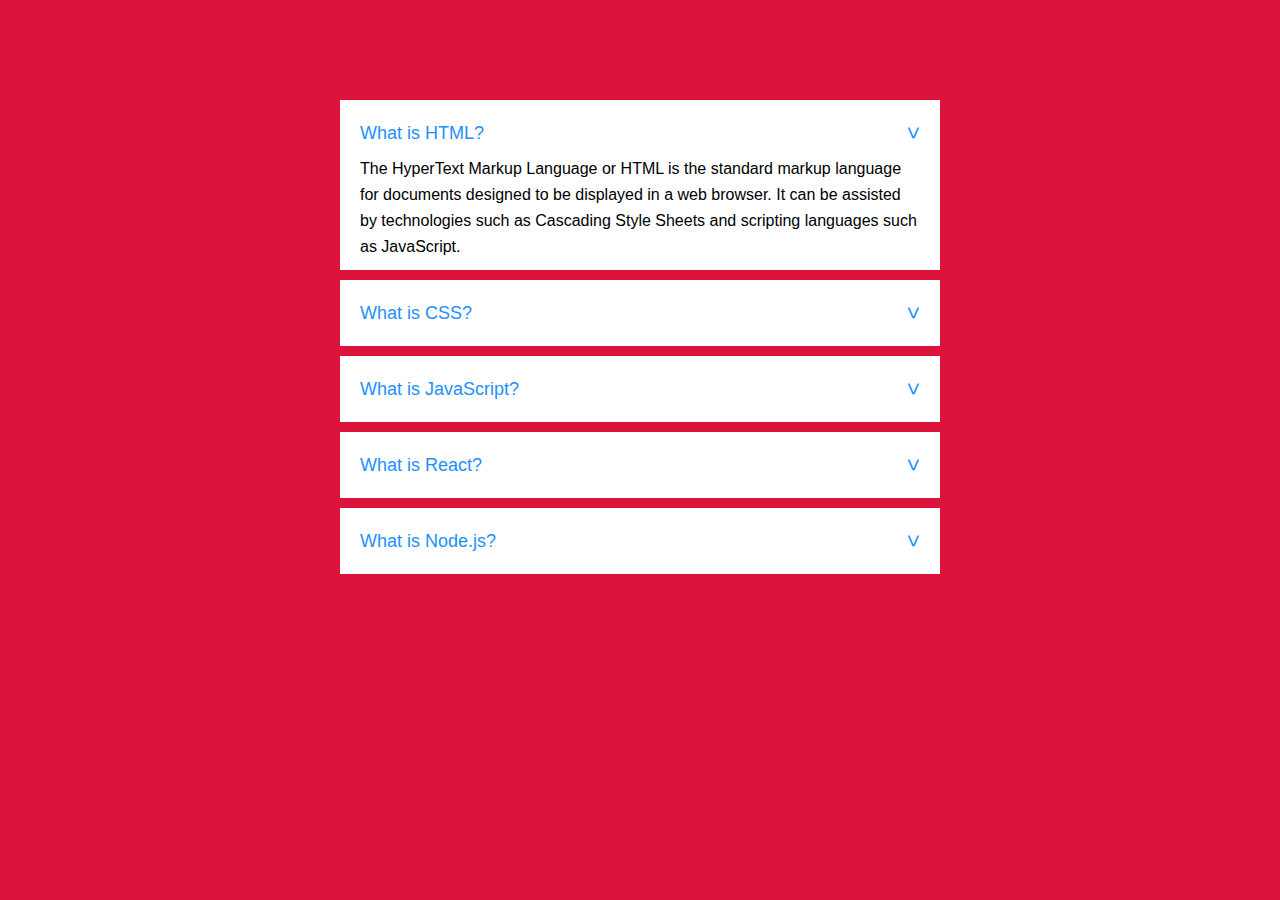
<file: accordian/index.html>
<!DOCTYPE html>
<html lang="en">
  <head>
    <meta charset="UTF-8" />
    <meta http-equiv="X-UA-Compatible" content="IE=edge" />
    <meta name="viewport" content="width=device-width, initial-scale=1.0" />
    <title>Accordion</title>
    <link rel="stylesheet" href="style.css" />
  </head>
  <body>
    <ul id="accordion">
      <li>
        <label for="first">What is HTML? <span>&#x3e;</span></label>
        <input type="radio" name="accordion" id="first" checked />
        <div class="content">
          <p>
            The HyperText Markup Language or HTML is the standard markup
            language for documents designed to be displayed in a web browser. It
            can be assisted by technologies such as Cascading Style Sheets and
            scripting languages such as JavaScript.
          </p>
        </div>
      </li>
      <li>
        <label for="second">What is CSS? <span>&#x3e;</span></label>
        <input type="radio" name="accordion" id="second" />
        <div class="content">
          <p>
            Cascading Style Sheets is a style sheet language used for describing
            the presentation of a document written in a markup language such as
            HTML. CSS is a cornerstone technology of the World Wide Web,
            alongside HTML and JavaScript.
          </p>
        </div>
      </li>
      <li>
        <label for="third">What is JavaScript? <span>&#x3e;</span></label>
        <input type="radio" name="accordion" id="third" />
        <div class="content">
          <p>
            JavaScript, often abbreviated JS, is a programming language that is
            one of the core technologies of the World Wide Web, alongside HTML
            and CSS. Over 97% of websites use JavaScript on the client side for
            web page behavior, often incorporating third-party libraries.
          </p>
        </div>
      </li>
      <li>
        <label for="fourth">What is React? <span>&#x3e;</span></label>
        <input type="radio" name="accordion" id="fourth" />
        <div class="content">
          <p>
            React is a free and open-source front-end JavaScript library for
            building user interfaces based on UI components. It is maintained by
            Meta and a community of individual developers and companies.
          </p>
        </div>
      </li>
      <li>
        <label for="fifth">What is Node.js? <span>&#x3e;</span></label>
        <input type="radio" name="accordion" id="fifth" />
        <div class="content">
          <p>
            Node.js is an open-source, cross-platform, back-end JavaScript
            runtime environment that runs on the V8 engine and executes
            JavaScript code outside a web browser
          </p>
        </div>
      </li>
    </ul>
  </body>
</html>
</file>
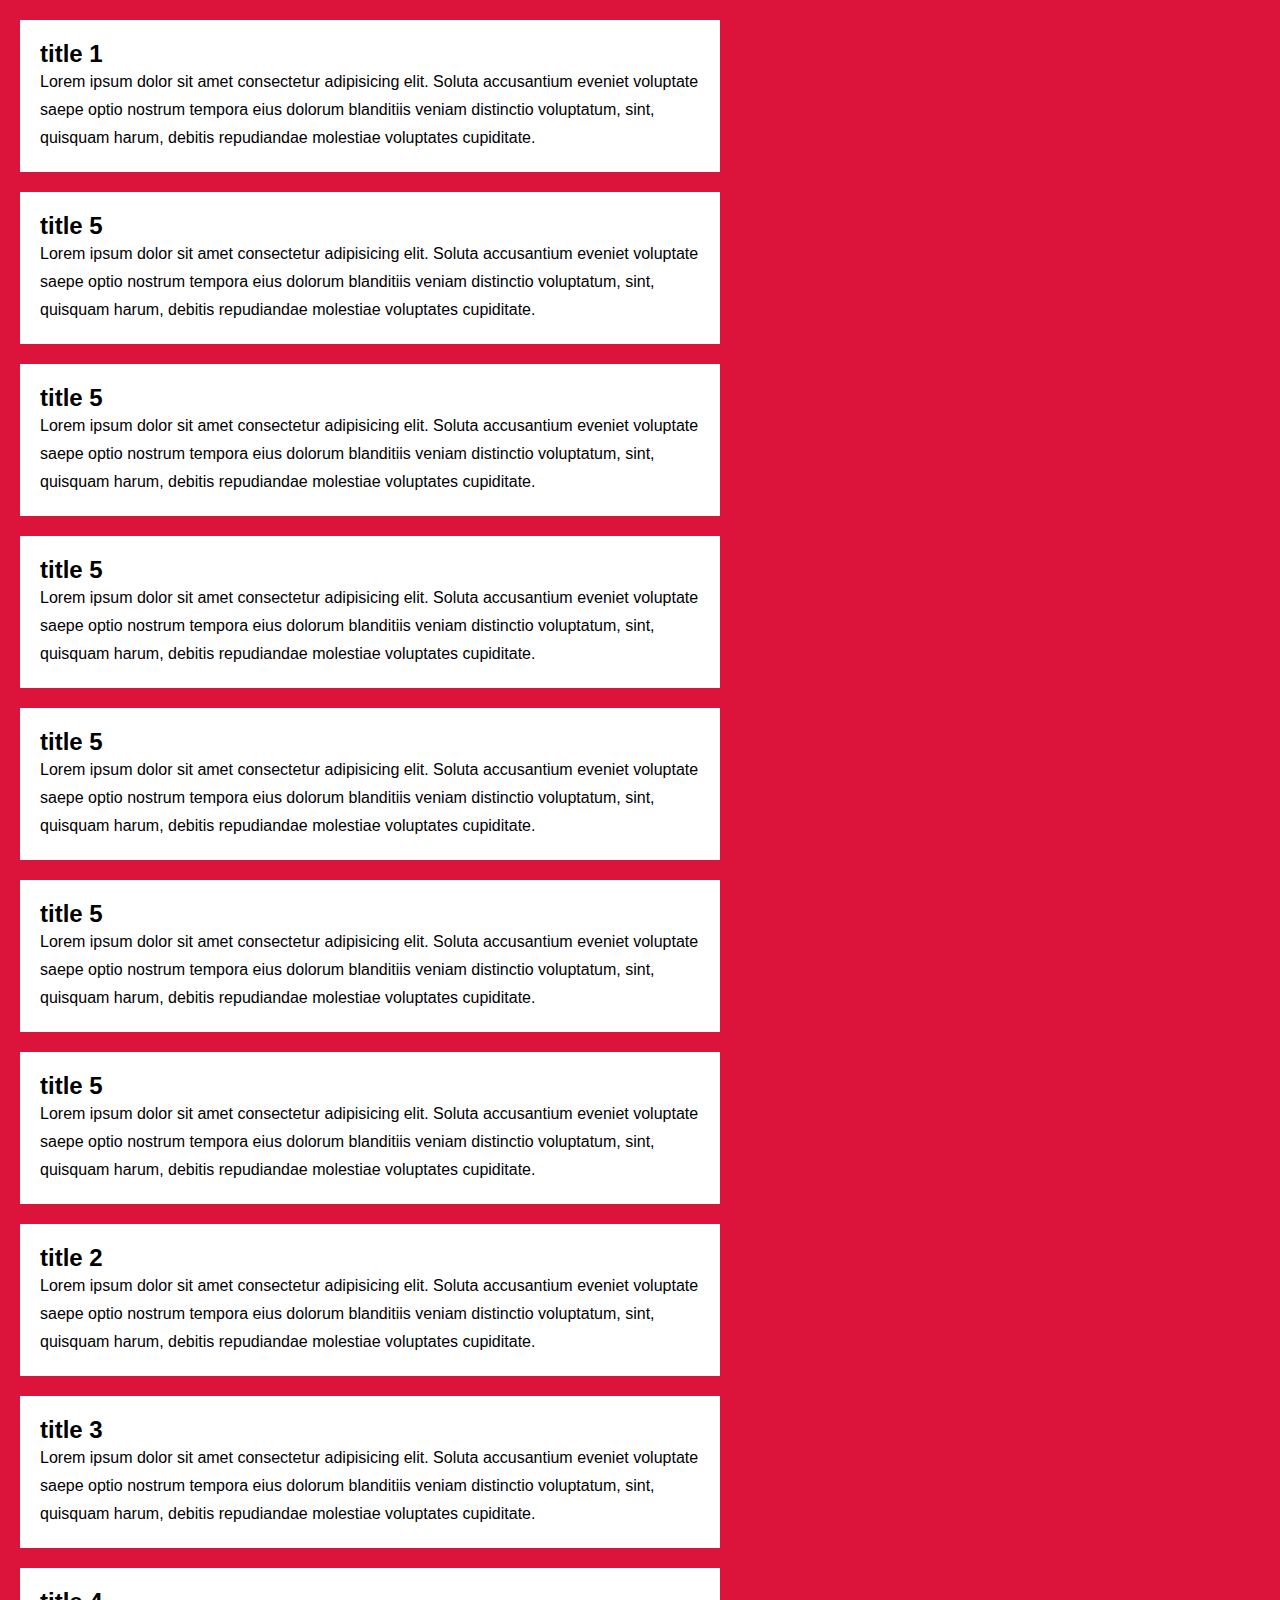
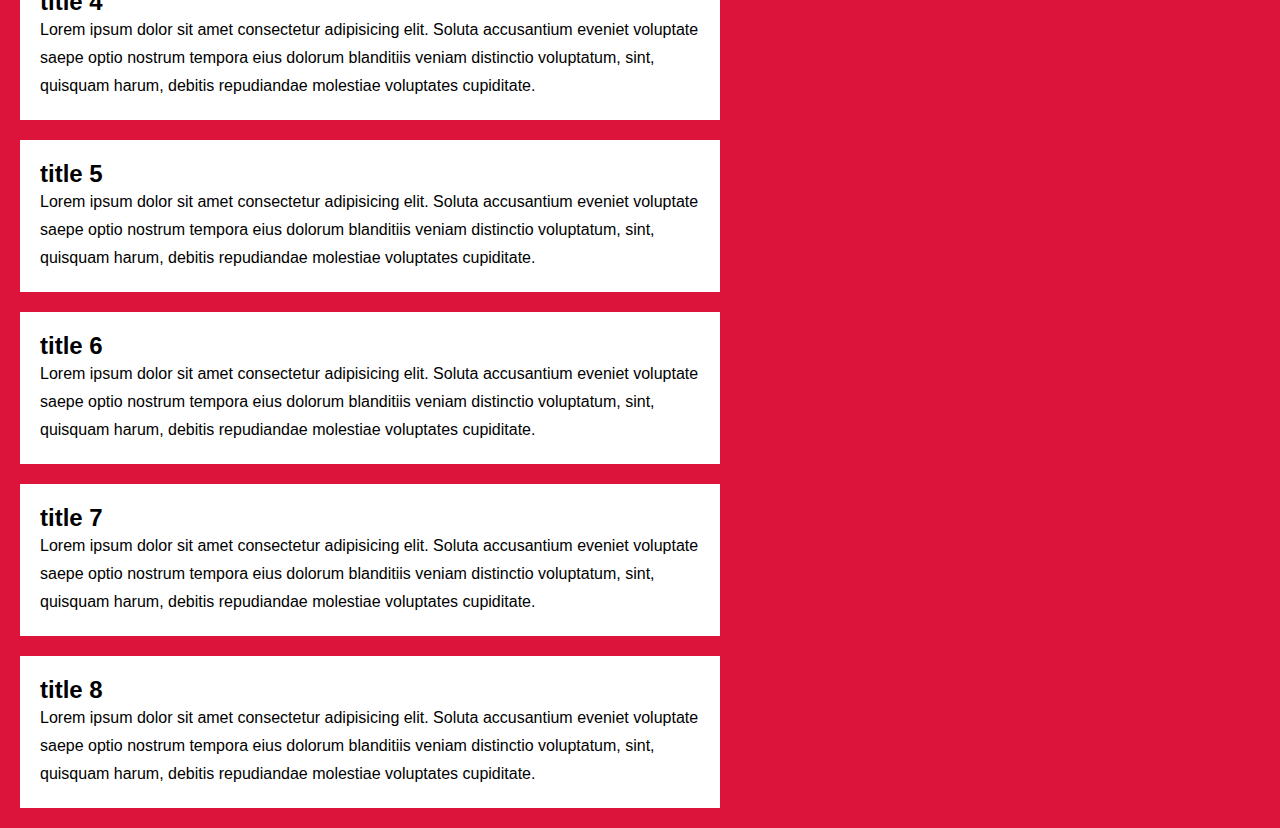
<file: custom scroll bar/index.html>
<!DOCTYPE html>
<html lang="en">
<head>
    <meta charset="UTF-8">
    <meta name="viewport" content="width=device-width, initial-scale=1.0">
    <title>Scroll</title>
    <link rel="stylesheet" href="style.css">
</head>
<body>
    <sectiom>
        <div class="card">
            <h2 class="card-title">title 1</h2>
            <p>Lorem ipsum dolor sit amet consectetur adipisicing elit. Soluta accusantium eveniet voluptate saepe optio nostrum tempora eius dolorum blanditiis veniam distinctio voluptatum, sint, quisquam harum, debitis repudiandae molestiae voluptates cupiditate.</p>
        </div><div class="card">
              <h2 class="card-title">title 5</h2>
            <p>Lorem ipsum dolor sit amet consectetur adipisicing elit. Soluta accusantium eveniet voluptate saepe optio nostrum tempora eius dolorum blanditiis veniam distinctio voluptatum, sint, quisquam harum, debitis repudiandae molestiae voluptates cupiditate.</p>
        </div><div class="card">
              <h2 class="card-title">title 5</h2>
            <p>Lorem ipsum dolor sit amet consectetur adipisicing elit. Soluta accusantium eveniet voluptate saepe optio nostrum tempora eius dolorum blanditiis veniam distinctio voluptatum, sint, quisquam harum, debitis repudiandae molestiae voluptates cupiditate.</p>
        </div><div class="card">
              <h2 class="card-title">title 5</h2>
            <p>Lorem ipsum dolor sit amet consectetur adipisicing elit. Soluta accusantium eveniet voluptate saepe optio nostrum tempora eius dolorum blanditiis veniam distinctio voluptatum, sint, quisquam harum, debitis repudiandae molestiae voluptates cupiditate.</p>
        </div><div class="card">
              <h2 class="card-title">title 5</h2>
            <p>Lorem ipsum dolor sit amet consectetur adipisicing elit. Soluta accusantium eveniet voluptate saepe optio nostrum tempora eius dolorum blanditiis veniam distinctio voluptatum, sint, quisquam harum, debitis repudiandae molestiae voluptates cupiditate.</p>
        </div><div class="card">
              <h2 class="card-title">title 5</h2>
            <p>Lorem ipsum dolor sit amet consectetur adipisicing elit. Soluta accusantium eveniet voluptate saepe optio nostrum tempora eius dolorum blanditiis veniam distinctio voluptatum, sint, quisquam harum, debitis repudiandae molestiae voluptates cupiditate.</p>
        </div><div class="card">
              <h2 class="card-title">title 5</h2>
            <p>Lorem ipsum dolor sit amet consectetur adipisicing elit. Soluta accusantium eveniet voluptate saepe optio nostrum tempora eius dolorum blanditiis veniam distinctio voluptatum, sint, quisquam harum, debitis repudiandae molestiae voluptates cupiditate.</p>
        </div>
        <div class="card">
              <h2 class="card-title">title 2</h2>
            <p>Lorem ipsum dolor sit amet consectetur adipisicing elit. Soluta accusantium eveniet voluptate saepe optio nostrum tempora eius dolorum blanditiis veniam distinctio voluptatum, sint, quisquam harum, debitis repudiandae molestiae voluptates cupiditate.</p>
        </div>
        <div class="card">
              <h2 class="card-title">title 3</h2>
            <p>Lorem ipsum dolor sit amet consectetur adipisicing elit. Soluta accusantium eveniet voluptate saepe optio nostrum tempora eius dolorum blanditiis veniam distinctio voluptatum, sint, quisquam harum, debitis repudiandae molestiae voluptates cupiditate.</p>
        </div>
        <div class="card">
              <h2 class="card-title">title 4</h2>
            <p>Lorem ipsum dolor sit amet consectetur adipisicing elit. Soluta accusantium eveniet voluptate saepe optio nostrum tempora eius dolorum blanditiis veniam distinctio voluptatum, sint, quisquam harum, debitis repudiandae molestiae voluptates cupiditate.</p>
        </div>
        <div class="card">
              <h2 class="card-title">title 5</h2>
            <p>Lorem ipsum dolor sit amet consectetur adipisicing elit. Soluta accusantium eveniet voluptate saepe optio nostrum tempora eius dolorum blanditiis veniam distinctio voluptatum, sint, quisquam harum, debitis repudiandae molestiae voluptates cupiditate.</p>
        </div><div class="card">
              <h2 class="card-title">title 6</h2>
            <p>Lorem ipsum dolor sit amet consectetur adipisicing elit. Soluta accusantium eveniet voluptate saepe optio nostrum tempora eius dolorum blanditiis veniam distinctio voluptatum, sint, quisquam harum, debitis repudiandae molestiae voluptates cupiditate.</p>
        </div><div class="card">
              <h2 class="card-title">title 7</h2>
            <p>Lorem ipsum dolor sit amet consectetur adipisicing elit. Soluta accusantium eveniet voluptate saepe optio nostrum tempora eius dolorum blanditiis veniam distinctio voluptatum, sint, quisquam harum, debitis repudiandae molestiae voluptates cupiditate.</p>
        </div><div class="card">
              <h2 class="card-title">title 8</h2>
            <p>Lorem ipsum dolor sit amet consectetur adipisicing elit. Soluta accusantium eveniet voluptate saepe optio nostrum tempora eius dolorum blanditiis veniam distinctio voluptatum, sint, quisquam harum, debitis repudiandae molestiae voluptates cupiditate.</p>
        </div>
    </sectiom>
</body>
</html>
</file>
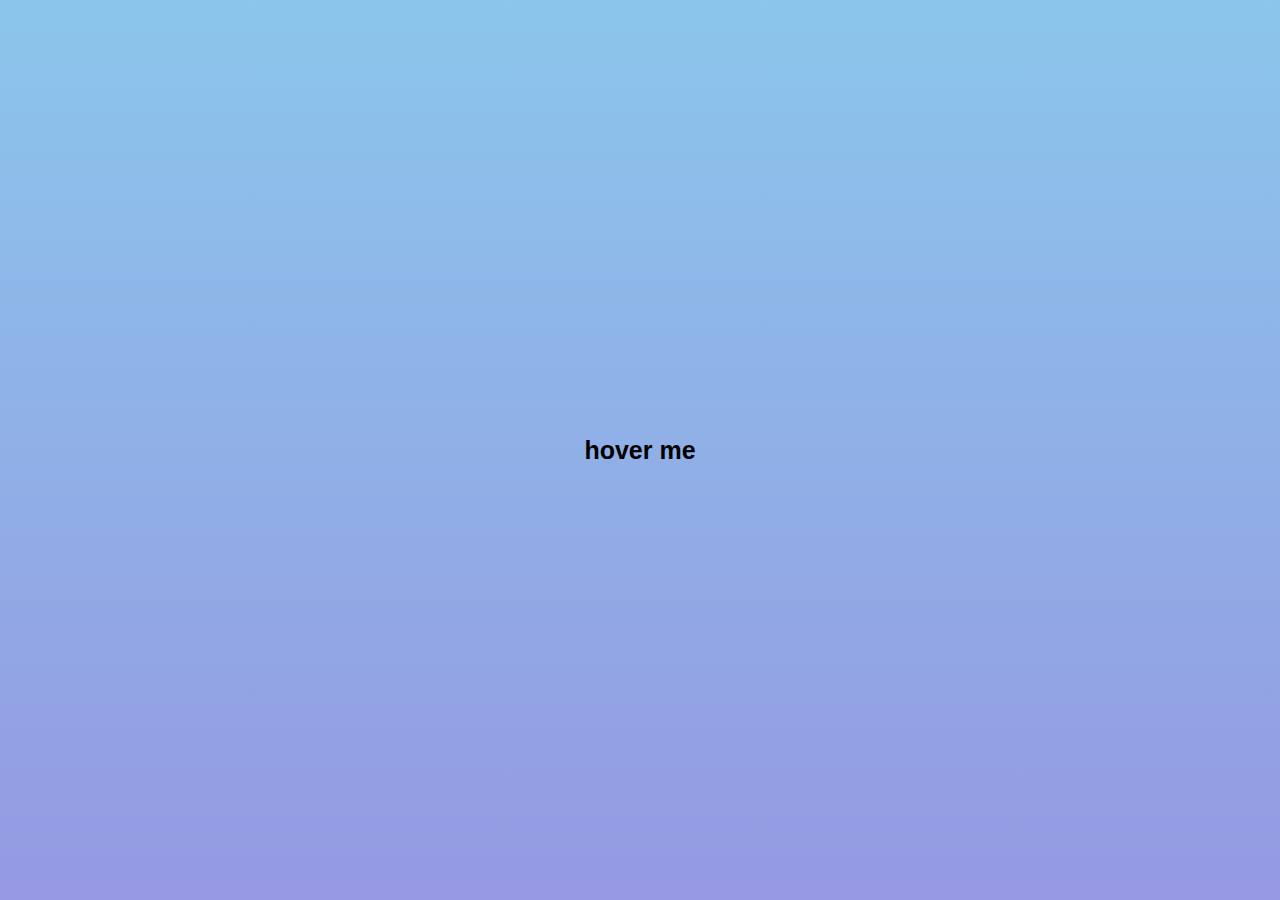
<file: tooltip/index.html>
<!DOCTYPE html>
<html lang="en">
<head>
    <meta charset="UTF-8">
    <meta name="viewport" content="width=device-width, initial-scale=1.0">
    <title>TOOLTIP</title>
    <link rel="stylesheet" href="style.css">
</head>
<body>
    <div id="container">
        <span id="tooltip-content">tooltip text</span>
        <span>hover me </span>
    </div>
</body>
</html>
</file>
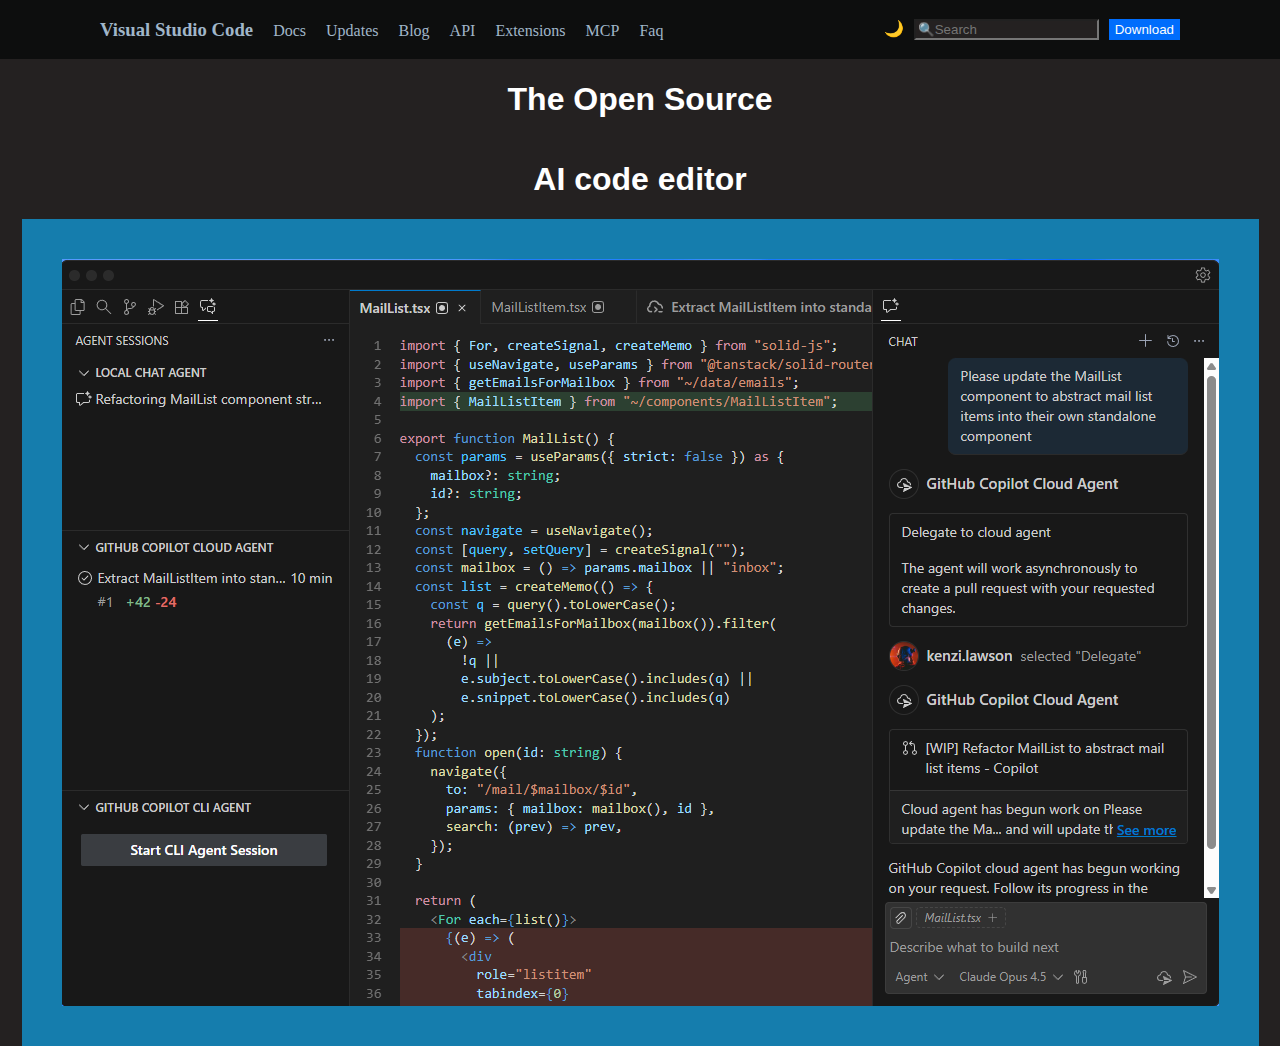
<file: vs code loading page/index.html>
<!DOCTYPE html>
<html lang="en">
<head>
    <meta charset="UTF-8">
    <meta name="viewport" content="width=device-width, initial-scale=1.0">
    <title>Vs Code Landing Page</title>
    <link rel="stylesheet" href="style.css">
</head>
<body>
<div class="nav">
<div class="left-nav">
<h3>   Visual Studio Code</h3>
 <a>Docs</a>
 <a>Updates</a>
 <a>Blog</a>
 <a>API</a>
 <a>Extensions</a>
 <a>MCP</a>
 <a>Faq</a>
</div>

<div class="right-nav">
 <a>🌙</a>
<input class="search" type="text"   placeholder="🔍Search"> 
<button class="Download">Download</button>
</div>
</div>


<div class="header">
    <div class="head">
        <h1>The Open Source</h1>
        <h1>AI code editor</h1>
    </div>
    <img class="img" src="hero image.png" >
</div>


</body>
</html>
</file>
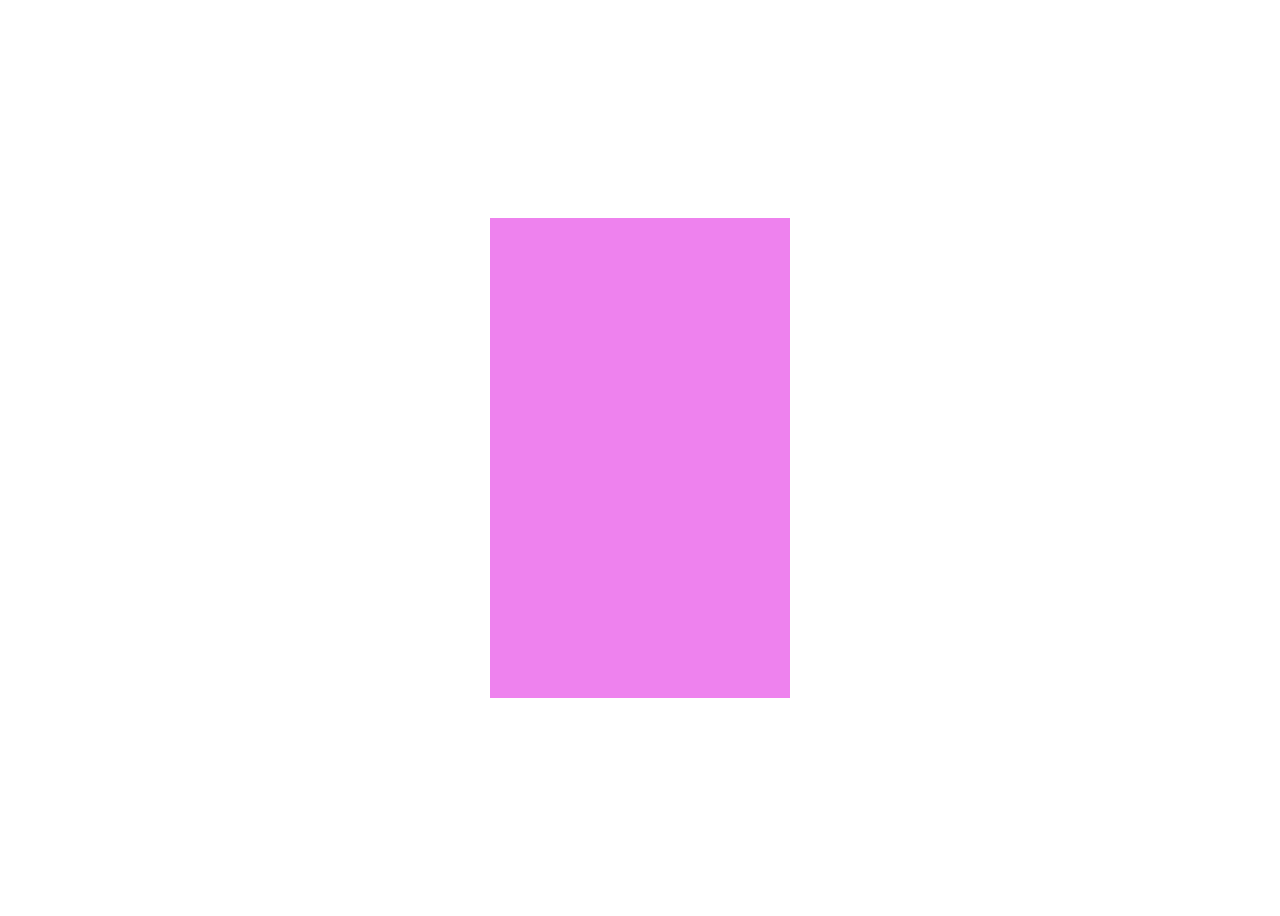
<file: creative cards/card1/index.html>
<!DOCTYPE html>
<html lang="en">
<head>
    <meta charset="UTF-8">
    <meta name="viewport" content="width=device-width, initial-scale=1.0">
    <title>CARD</title>
    <link rel="stylesheet" href="style.css">
</head>
<body>
    <section class="card-container">
        <article class="content">
            <h1>title</h1>
            <p>Lorem, ipsum dolor sit amet consectetur adipisicing elit. Sequi suscipit repellendus quasi voluptates exercitationem numquam vel tempora cum fugit quidem itaque aliquam, enim molestias incidunt dolorum eius saepe ex non?
                


            </p>

            <a href="">Read more </a>
        </article>
    </section>
</body>
</html>
</file>
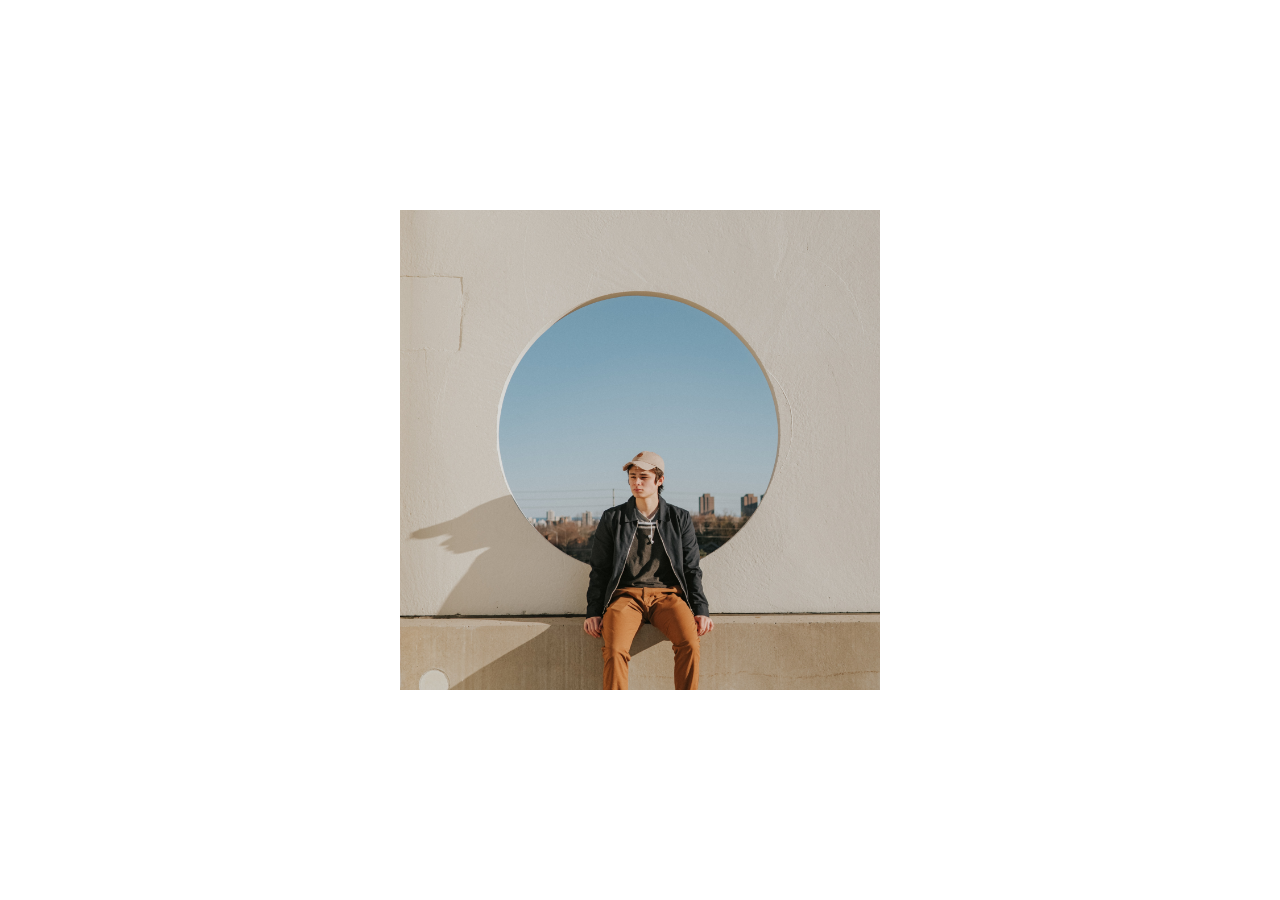
<file: creative image/effect1/index.html>
<!DOCTYPE html>
<html lang="en">
<head>
    <meta charset="UTF-8">
    <meta name="viewport" content="width=device-width, initial-scale=1.0">
    <title>Effect 1</title>
    <link rel="stylesheet" href="style.css">
</head>
<body>
    <section class="container">
        <img src="rayul-_M6gy9oHgII-unsplash.jpg">
        <article class="content">
            <h1>Welcome To The Real World</h1>
            <h2>Here Is Content</h2>
        </article>
    </section>
</body>
</html>
</file>
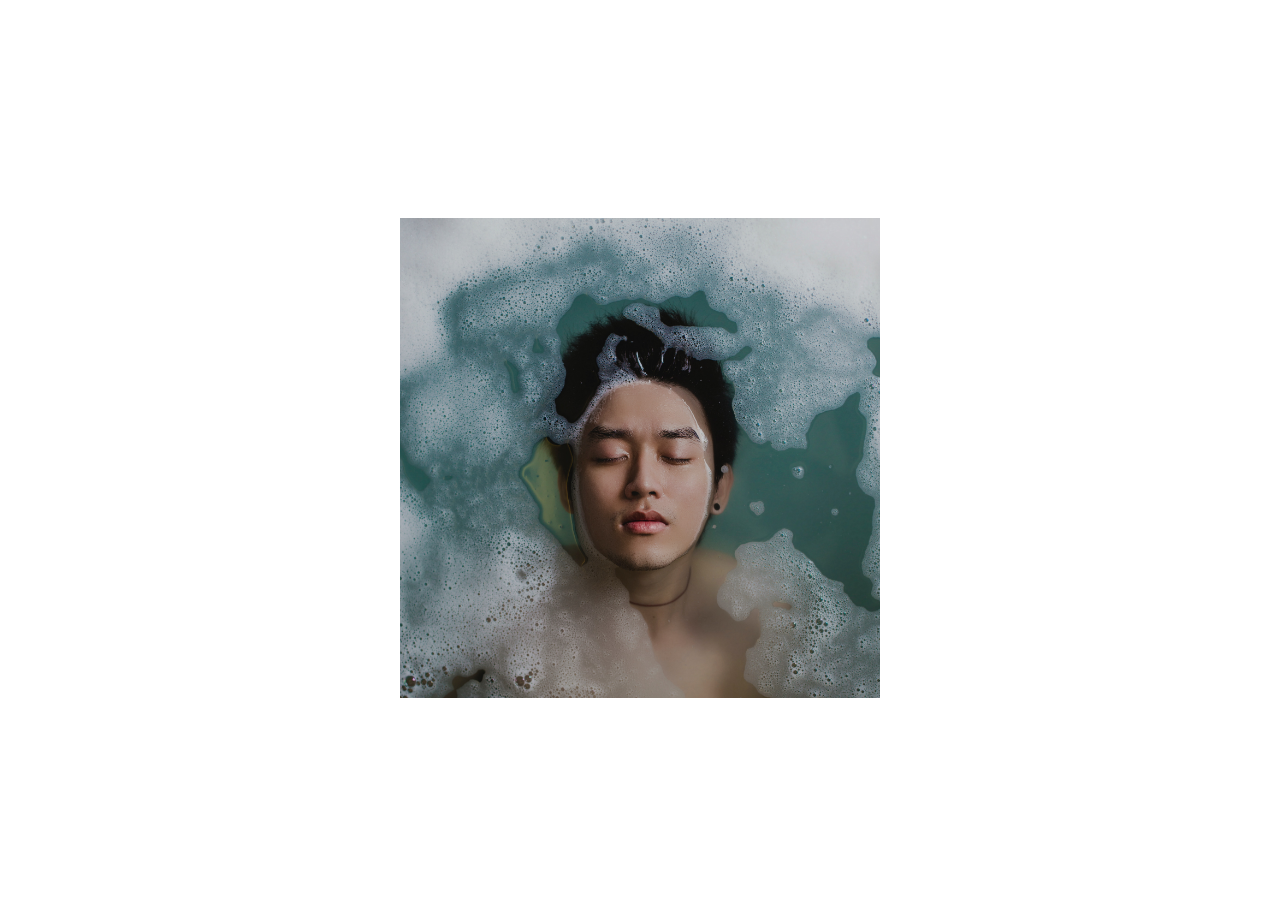
<file: creative image/effect2/index.html>
<!DOCTYPE html>
<html lang="en">
<head>
    <meta charset="UTF-8">
    <meta name="viewport" content="width=device-width, initial-scale=1.0">
    <title>Effect 2</title>
    <link rel="stylesheet" href="style.css">

</head>
<body>
    <section class="container">
        <img src="hisu-lee-2qvxIr_DXGo-unsplash.jpg">
        <article class="content">
            <h1>CARD TITLE</h1>
            <h2>CONTENT HERE</h2>
        </article>
    </section>
</body>
</html>
</file>
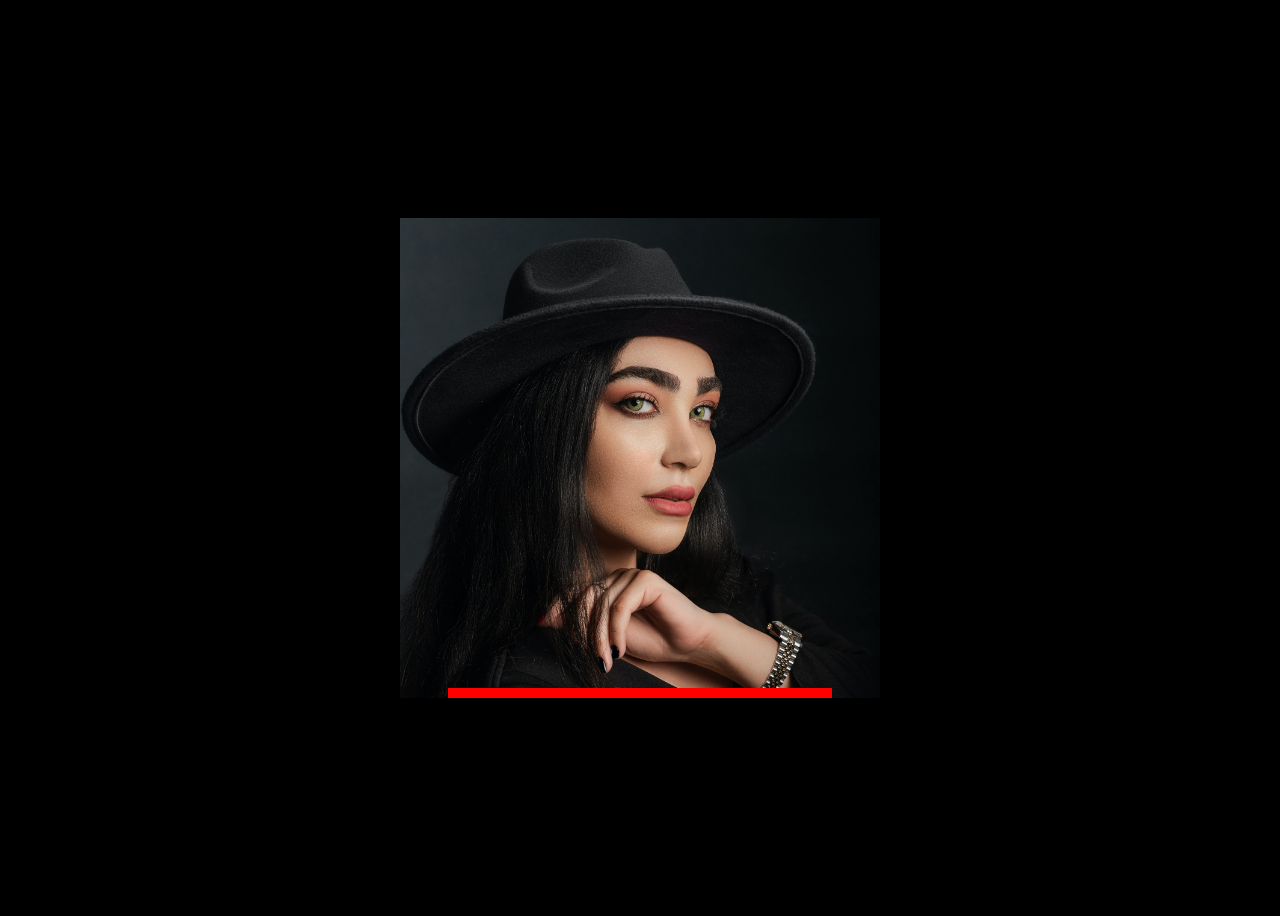
<file: creative image/effect3/index.html>
<!DOCTYPE html>
<html lang="en">
<head>
    <meta charset="UTF-8">
    <meta name="viewport" content="width=device-width, initial-scale=1.0">
    <title>EFFECT #</title>

    <link rel="stylesheet" href="style.css">
</head>
<body>
    <section class="card">
       <div>
        <img src="milad-shams-AxqT51VT8mw-unsplash.jpg" >
       </div>

        <section class="content">
        <h3>CARD TITLE </h3>
        <p>Lorem ipsum, dolor sit amet consectetur adipisicing elit. Deserunt quisquam exercitationem esse, sint aperiam possimus neque distinctio odio? Laboriosam maxime tempore explicabo placeat facilis veniam sequi sapiente officiis doloribus cumque?</p>

        <a href="">Learn more </a>
    </section>  
    </section>
     
</body>
</html>
</file>
<file: accordian/style.css>
* {
  padding: 0;
  margin: 0;
  box-sizing: border-box;
}

body {
  background: crimson;
  font-family: sans-serif;
}

#accordion {
  margin: 100px auto;
  width: 600px;
}

#accordion li {
  list-style: none;
  width: 100%;
  margin-bottom: 10px;
  background: #fff;
  padding: 10px;
}

#accordion li label {
  padding: 10px;
  display: flex;
  justify-content: space-between;
  align-items: center;
  font-size: 18px;
  font-weight: 500;
  color: dodgerblue;
  cursor: pointer;
}

#accordion li label span {
  transform: rotate(90deg);
  font-size: 22px;
  color: dodgerblue;
}

#accordion label + input[type="radio"] {
  display: none;
}

#accordion .content {
  padding: 0 10px;
  line-height: 26px;
  max-height: 0;
  overflow: hidden;
  transition: max-height 0.5s;
}

#accordion label + input[type="radio"]:checked + .content {
  max-height: 400px;
}
</file>
<file: custom scroll bar/style.css>
*{
    padding: 0;
    margin: 0;
    box-sizing: border-box;
    font-family: sans-serif;
}

body{
    background: crimson;

}


.card{
    width: 700px;
    background: white;
    padding: 20px;
    margin: 20px;
    font-family: sans-serif;
    line-height:28px;
}


/* scrollbar */

::-webkit-scrollbar{
    background-color: yellow;
    width: 20px;

}

::-webkit-scrollbar-thumb{
    background-color: green;
    border-radius: 100px;
}
</file>
<file: tooltip/style.css>
* {
  padding: 0;
  margin: 0;
  box-sizing: border-box;
}

body {
  width: 100%;
  height: 100vh;
  display: flex;
  justify-content: center;
  align-items: center;
  background: linear-gradient(#8bc6ec, #9599e2);
  font-family: sans-serif;
}

#container {
  position: relative;
  padding: 7px;
  font-size: 25px;
  font-weight: bold;
  cursor: pointer;
}

#tooltip-content {
  position: absolute;
  left: 50%;
  top: 0;
  transform: translateX(-50%);
  background: #000;
  color: #fff;
  white-space: nowrap;
  padding: 10px 15px;
  border-radius: 7px;
  visibility: hidden;
  opacity: 0;
  transition: opacity 0.5s ease;
}

#tooltip-content::before {
  content: "";
  position: absolute;
  left: 50%;
  top: 100%;
  transform: translateX(-50%);
  border: 15px solid;
  border-color: #000 #0000 #0000 #0000;
}

#container:hover #tooltip-content {
  top: -130%;
  visibility: visible;
  opacity: 1;
}
</file>
<file: vs code loading page/style.css>
body{
  padding: 0;
  margin: 0;
  background: rgb(36, 33, 33);

}
.nav{
    display: flex;
    align-items: center;
    margin: auto;
    padding-left: 100px;
    padding-right: 100px;
    background-color: rgb(13, 14, 14);
}
.left-nav{
    color: rgb(160, 182, 201);
    display: flex;
    gap: 20px;
    justify-content: center;
    align-items: baseline;  
}




.right-nav{
    color: rgb(97, 121, 143);
    display: flex;
    margin-left: auto;
    gap: 10px;
}

.Download{
   color:rgb(252, 253, 253);
    background-color: rgb(0, 109, 252);
    border: none;
}
.search{
   background: rgb(36, 33, 33);

}

.header{
    display: flex;
    flex-direction: column;
    justify-content: center;
    align-items: center;

}
.head{
    display: flex;
    flex-direction: column;
    justify-content: center;
    align-items: center;
    color: white;
    font-family: sans-serif;
}

.img{
    border: 40px;
    border-style: solid;
    border-color: rgb(21, 125, 173);
}
</file>
<file: creative cards/card1/style.css>
body{
    display: flex;
    justify-content: center;
    align-items: center;
    height: 100vh;
    font-family: sans-serif;
    color: black;
}

.card-container{
    position: relative;
    width: 300px;
    height: 30rem;
    background: white;
    overflow: hidden;
}

.card-container:before{
    content: "";
    position: absolute;
    left: 0;
    bottom: 0;
    height: 100%;
    width: 100%;
    background-color: violet;
    transition: 1s;
    z-index: 1;
}

.card-container:hover::before{
 bottom: 0;
}
</file>
<file: creative image/effect1/style.css>
*{
    padding: 0;
    margin: 0;
}

body{
    display: flex;
    height: 100vh;
    justify-content: center;
    align-items: center;
    font-family: sans-serif;
    
}

.container{
    width: 30rem;
    height: 30rem;
    position: relative;
    overflow: hidden;
}

.container img{
    width: 100%;
    transition: all 1s;
}

.content{
    position: absolute;
    top: 0;
    left: 0;
    width: 100%;
    height: 100%;

    display: flex;
    flex-direction: column;
    justify-content: center;
    align-items: center;
    color: white;
    transition: all 1s;
    background: black ;
    transform: translateX(-100%);

}

.container:hover .content{
    transform: translateX(0);
}

.container:hover .img{
    transform: translate(100%);
}
</file>
<file: creative image/effect2/style.css>
body{
    height: 100vh;
    display: flex;
    justify-content: center;
    align-items: center;
    font-family: sans-serif;
}

.container{
    width: 30rem;
    height: 30rem;
    position: relative;
    overflow: hidden;

}

.container img{
    width: 100%;
    transition: all 1s;
}

.content{
    position: absolute;
    width: 100%;
    height: 25%;
    left: 0;
    bottom: 0;
    display: flex;
    flex-direction: column;
    align-items: center;
    justify-content: center;
    color: white;
    background: black;
        transition: all 1s;
    transform: translateY(100%);
}

.container:hover .content{
    transform: translateY(0);
}

.container:hover img{
    transform: translateY(-30%);
}
</file>
<file: creative image/effect3/style.css>
body{
    background: black;
    height: 100vh;
    display: flex;
    justify-content: center;
    align-items: center;
    font-family: sans-serif;
}

.card{
    width: 30rem;
    height: 30rem;
    background-color: black;
    box-shadow: black;
    position: relative;
    overflow: hidden;

}

.content{
    position: absolute;
    height: 10px;
    width: 80%;
    bottom: 0px;
    left: 10%;
    background: red;
    display: flex;
    flex-direction: column;
    justify-content: center;
    align-items: center;
    overflow: hidden;
    text-align: center;
    transition: 1s;
}

h3{
    font-size: 30px;
    text-transform: uppercase;
    color: white;
    margin: 25px;
}


p{
    width: 80%;
    margin: 10% auto;
    font-size: 18px;
    transition: 1s;
    opacity: 0;
    
}
img{
    width: 100%;
    height: 100%;
    transition: 1s;
    object-fit: cover;
    transition: 1s;
    position: absolute;
}

a{
    text-decoration: none;
    background-color: black;
    padding: 10px 15px;
    margin-top: 15px;
    display:inline-block;
    transition: 1s;
    color: white;
    line-height: 25px;
    opacity: 0;

}

.card:hover .content{
    height: 100%;
    width: 100%;
    left: 0;
   

}

.card:hover p,
.card:hover a{
    opacity:1;
}

.img-container{
    position: absolute;
    top: 0;
    left: 0;
    height: 100%;
    width: 100%;
    transition: 1s;
}

.card:hover img {
    opacity: 0;
    transition: 0.6s;
}
</file>
